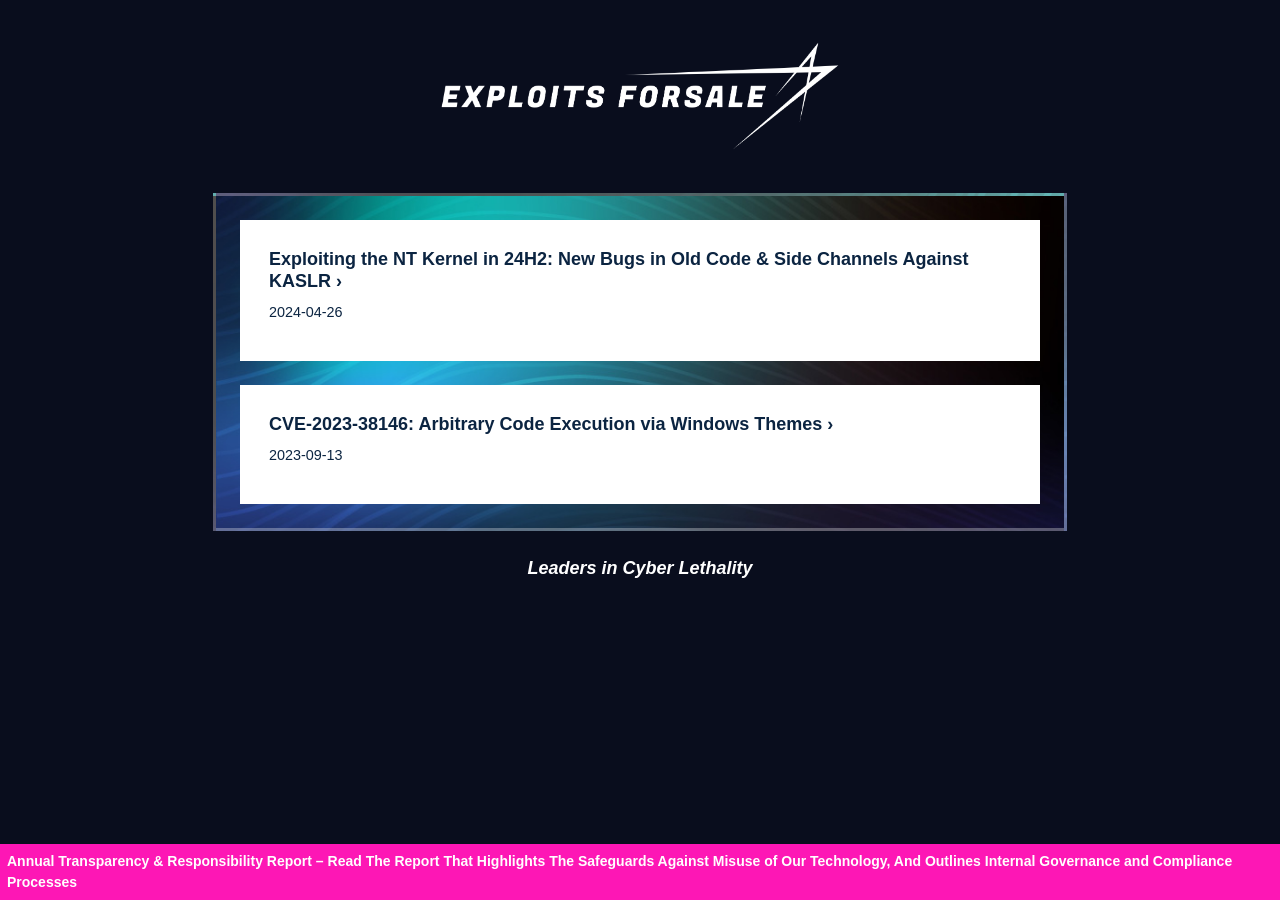
<file: index.html>
<!doctype html>
<html lang="en">
    <head>
        <meta charset="utf-8" />
        <meta
            name="viewport"
            content="width=device-width, initial-scale=1.0, maximum-scale=1"
        />
        <link rel="stylesheet" href="/main.css" />
        <title> exploits.forsale </title>
    </head>

    <body class="alt bg">
        

<header>
    <nav><img src="/logo.svg" class="logo"/></nav>
</header>

<section class="links">
     
    <a href="&#x2F;24h2-nt-exploit&#x2F;">
        <div>
            <h3>Exploiting the NT Kernel in 24H2: New Bugs in Old Code &amp; Side Channels Against KASLR ›<h3>
            <date>2024-04-26</date>
        </div>
    </a>
    
    <a href="&#x2F;themebleed&#x2F;">
        <div>
            <h3>CVE-2023-38146: Arbitrary Code Execution via Windows Themes ›<h3>
            <date>2023-09-13</date>
        </div>
    </a>
    
</section>

<br>
<h3 style="width: 100%; text-align: center; color: white;"><em>Leaders in Cyber Lethality</em></h3>
<br>

<a class="alert" href="/responsibility">
    <footer>
        Annual Transparency & Responsibility Report – Read The Report That Highlights The Safeguards Against Misuse of Our Technology, And Outlines Internal Governance and Compliance Processes
    </footer>
</a>

<br><br><br><br><br><br><br>

    </body>
</html>
</file>
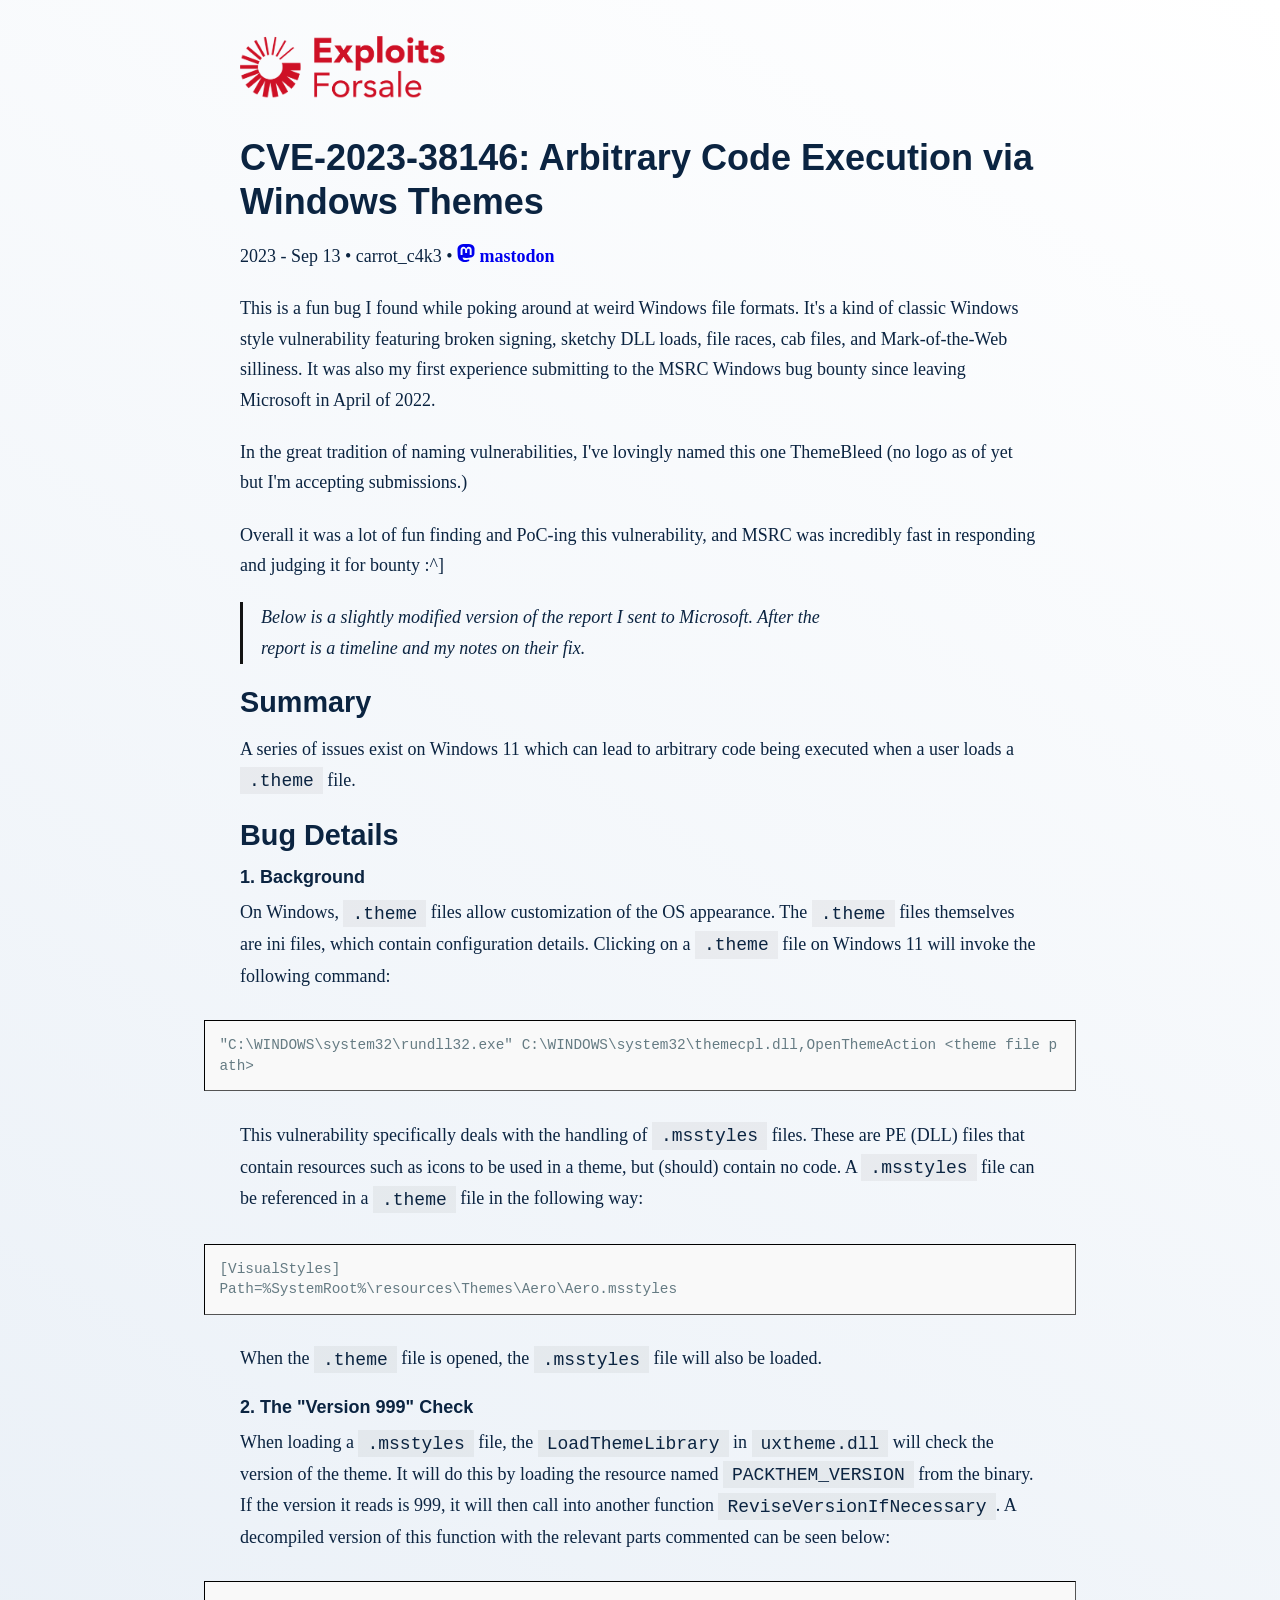
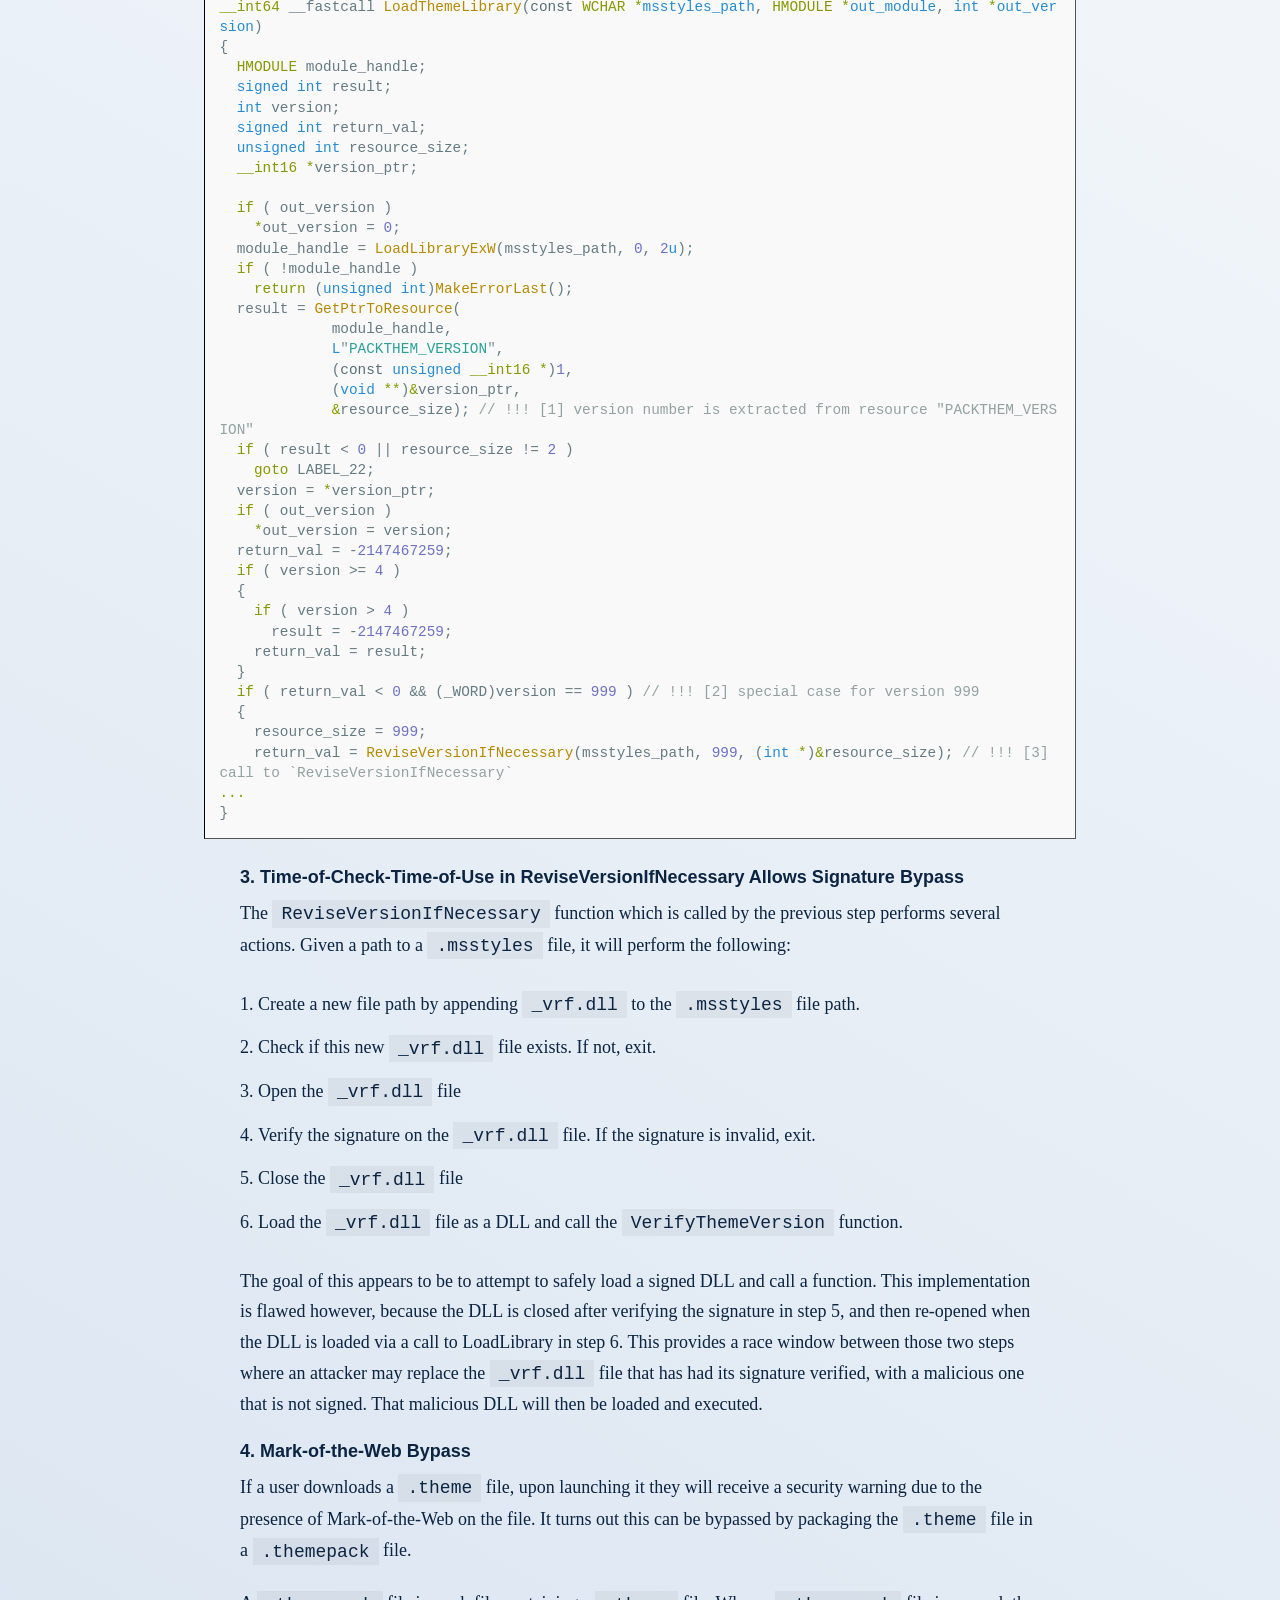
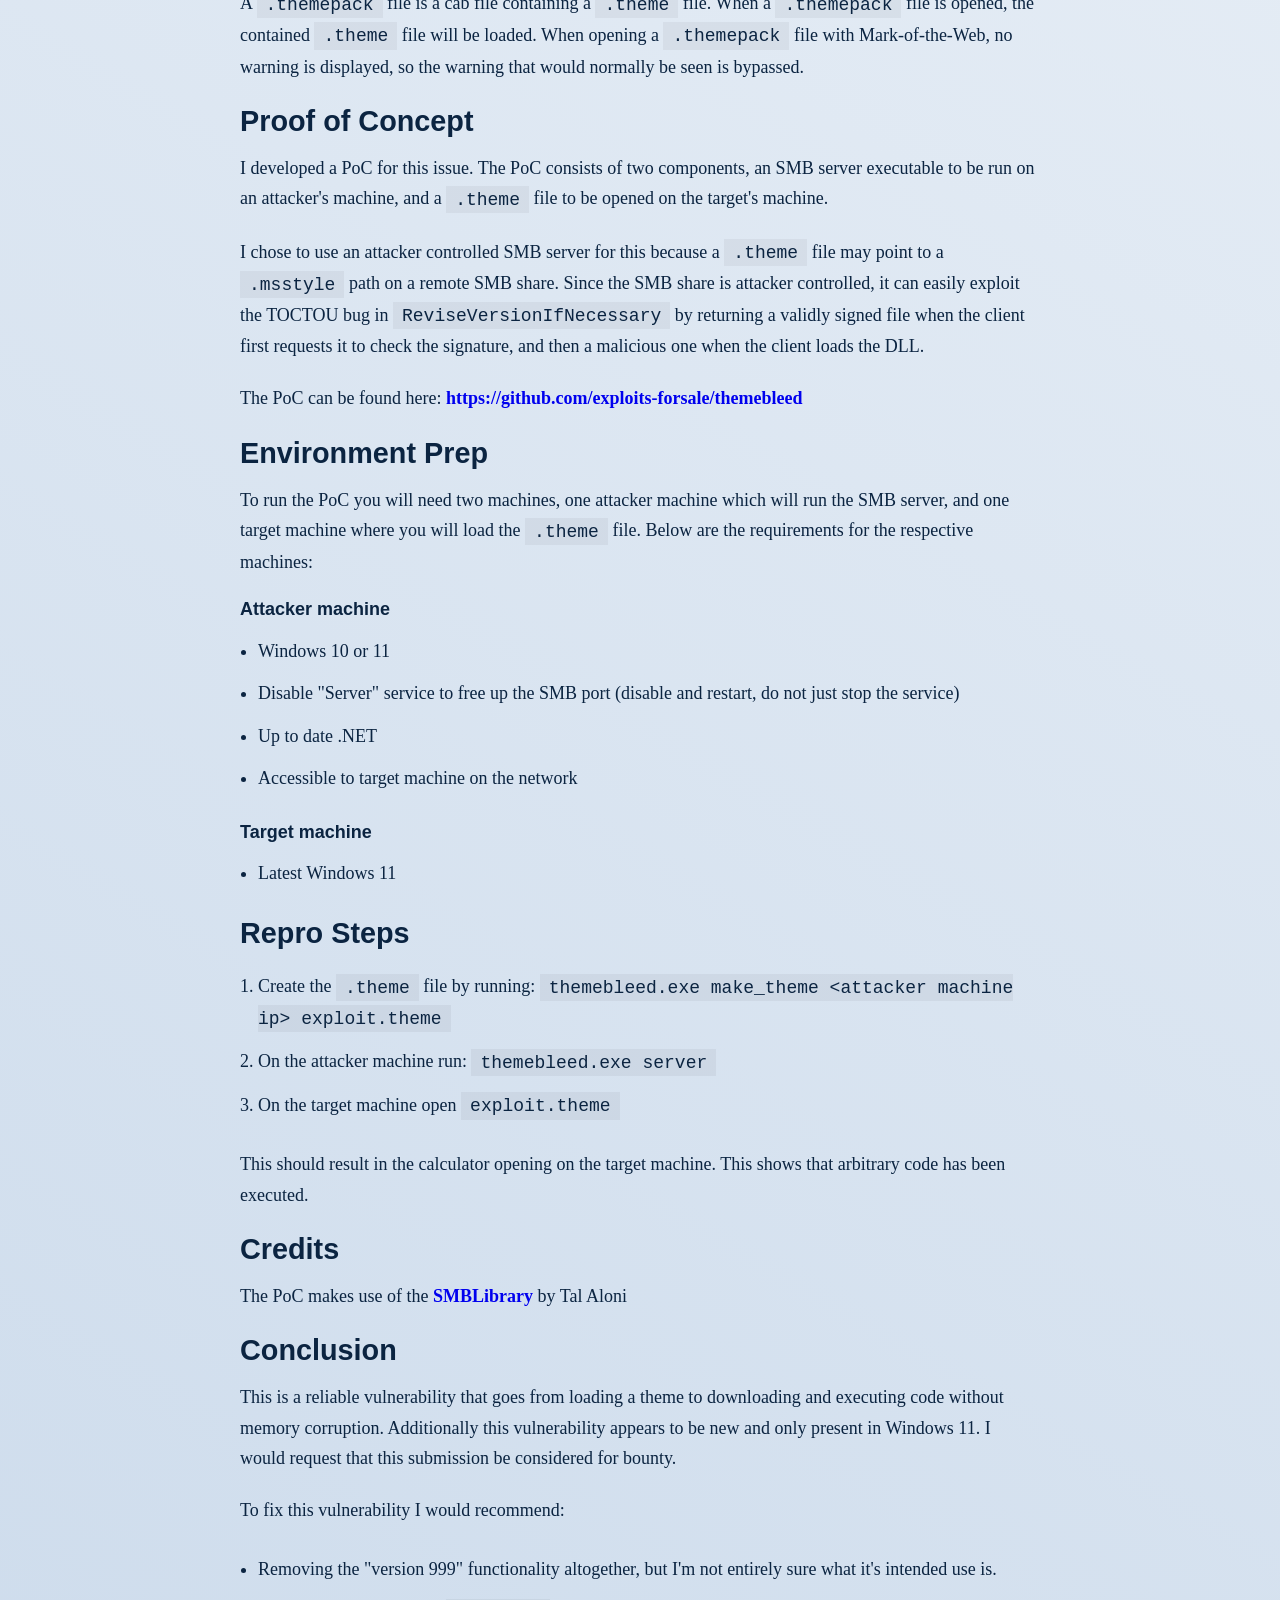
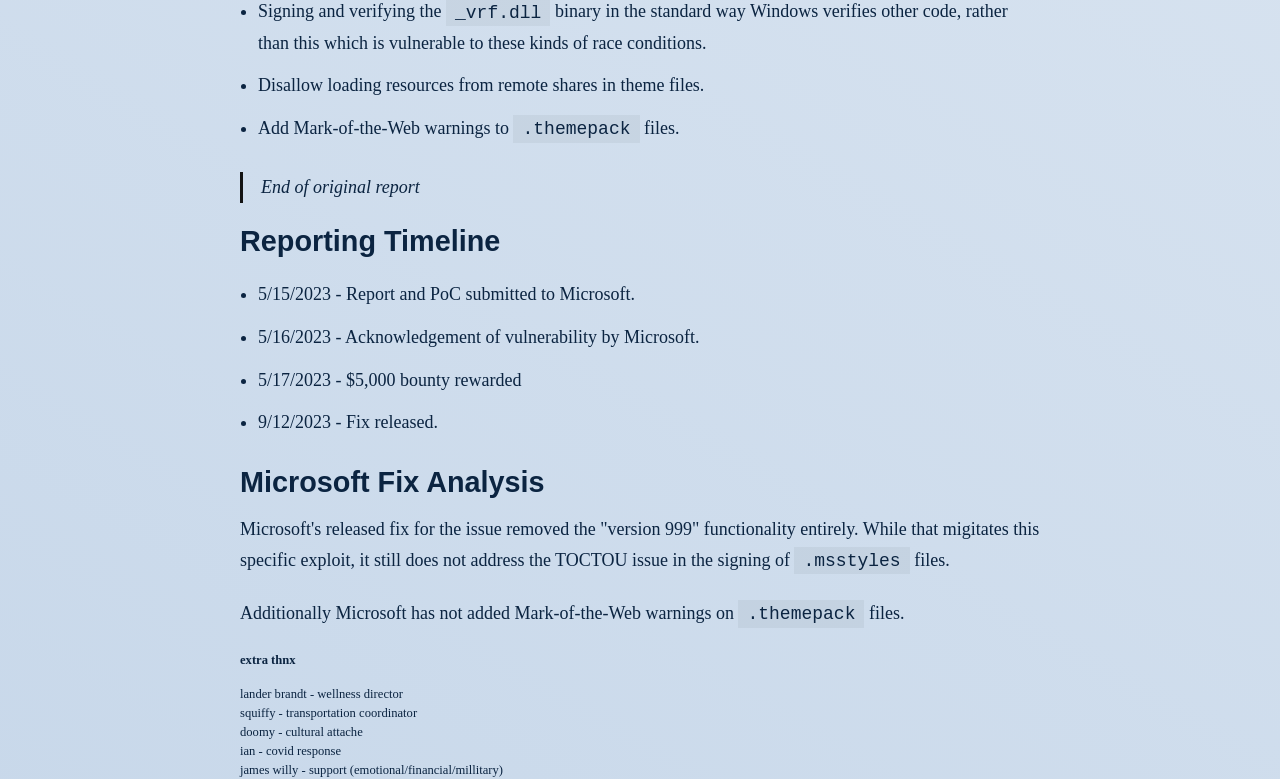
<file: themebleed/index.html>
<!doctype html>
<html lang="en">
    <head>
        <meta charset="utf-8" />
        <meta
            name="viewport"
            content="width=device-width, initial-scale=1.0, maximum-scale=1"
        />
        <link rel="stylesheet" href="/main.css" />
        <title>
CVE-2023-38146: Arbitrary Code Execution via Windows Themes
</title>
    </head>

    <body class="">
        
<nav><a href="/"><img src="/rt.svg" class="logo"/></a></nav>
<br/>
<article>
    <h1>CVE-2023-38146: Arbitrary Code Execution via Windows Themes</h1>
    <p>2023 - Sep 13 • carrot_c4k3 •
        <a alt="mastodon" rel="me" href="https://mastodon.social/@carrot_c4k3" target="_blank">
            <span class="icon">
                <svg role=" img" width="1em" fill="currentColor" stroke="none" viewBox="0 0 24 24"
                    xmlns="http://www.w3.org/2000/svg">
                    <title>Mastodon</title>
                    <path
                        d="M23.268 5.313c-.35-2.578-2.617-4.61-5.304-5.004C17.51.242 15.792 0 11.813 0h-.03c-3.98 0-4.835.242-5.288.309C3.882.692 1.496 2.518.917 5.127.64 6.412.61 7.837.661 9.143c.074 1.874.088 3.745.26 5.611.118 1.24.325 2.47.62 3.68.55 2.237 2.777 4.098 4.96 4.857 2.336.792 4.849.923 7.256.38.265-.061.527-.132.786-.213.585-.184 1.27-.39 1.774-.753a.057.057 0 0 0 .023-.043v-1.809a.052.052 0 0 0-.02-.041.053.053 0 0 0-.046-.01 20.282 20.282 0 0 1-4.709.545c-2.73 0-3.463-1.284-3.674-1.818a5.593 5.593 0 0 1-.319-1.433.053.053 0 0 1 .066-.054c1.517.363 3.072.546 4.632.546.376 0 .75 0 1.125-.01 1.57-.044 3.224-.124 4.768-.422.038-.008.077-.015.11-.024 2.435-.464 4.753-1.92 4.989-5.604.008-.145.03-1.52.03-1.67.002-.512.167-3.63-.024-5.545zm-3.748 9.195h-2.561V8.29c0-1.309-.55-1.976-1.67-1.976-1.23 0-1.846.79-1.846 2.35v3.403h-2.546V8.663c0-1.56-.617-2.35-1.848-2.35-1.112 0-1.668.668-1.67 1.977v6.218H4.822V8.102c0-1.31.337-2.35 1.011-3.12.696-.77 1.608-1.164 2.74-1.164 1.311 0 2.302.5 2.962 1.498l.638 1.06.638-1.06c.66-.999 1.65-1.498 2.96-1.498 1.13 0 2.043.395 2.74 1.164.675.77 1.012 1.81 1.012 3.12z">
                    </path>
                </svg>
            </span>
            mastodon
        </a>
    </p>
    </div>
    <p>This is a fun bug I found while poking around at weird Windows file formats. It's a kind of classic Windows style vulnerability featuring broken signing, sketchy DLL loads, file races, cab files, and Mark-of-the-Web silliness. It was also my first experience submitting to the MSRC Windows bug bounty since leaving Microsoft in April of 2022.</p>
<p>In the great tradition of naming vulnerabilities, I've lovingly named this one ThemeBleed (no logo as of yet but I'm accepting submissions.)</p>
<p>Overall it was a lot of fun finding and PoC-ing this vulnerability, and MSRC was incredibly fast in responding and judging it for bounty :^]</p>
<blockquote>
<p>Below is a slightly modified version of the report I sent to Microsoft. After the report is a timeline and my notes on their fix.</p>
</blockquote>
<h2 id="summary">Summary</h2>
<p>A series of issues exist on Windows 11 which can lead to arbitrary code being executed when a user loads a <code>.theme</code> file.</p>
<h2 id="bug-details">Bug Details</h2>
<h3 id="1-background">1. Background</h3>
<p>On Windows, <code>.theme</code> files allow customization of the OS appearance. The <code>.theme</code> files themselves are ini files, which contain configuration details. Clicking on a <code>.theme</code> file on Windows 11 will invoke the following command:</p>
<pre style="background-color:#fdf6e3;color:#657b83;"><code><span>&quot;C:\WINDOWS\system32\rundll32.exe&quot; C:\WINDOWS\system32\themecpl.dll,OpenThemeAction &lt;theme file path&gt;
</span></code></pre>
<p>This vulnerability specifically deals with the handling of <code>.msstyles</code> files. These are PE (DLL) files that contain resources such as icons to be used in a theme, but (should) contain no code. A <code>.msstyles</code> file can be referenced in a <code>.theme</code> file in the following way:</p>
<pre style="background-color:#fdf6e3;color:#657b83;"><code><span>[VisualStyles]
</span><span>Path=%SystemRoot%\resources\Themes\Aero\Aero.msstyles
</span></code></pre>
<p>When the <code>.theme</code> file is opened, the <code>.msstyles</code> file will also be loaded.</p>
<h3 id="2-the-version-999-check">2. The &quot;Version 999&quot; Check</h3>
<p>When loading a <code>.msstyles</code> file, the <code>LoadThemeLibrary</code> in <code>uxtheme.dll</code> will check the version of the theme. It will do this by loading the resource named <code>PACKTHEM_VERSION</code> from the binary. If the version it reads is 999, it will then call into another function <code>ReviseVersionIfNecessary</code>. A decompiled version of this function with the relevant parts commented can be seen below:</p>
<pre data-lang="c" style="background-color:#fdf6e3;color:#657b83;" class="language-c "><code class="language-c" data-lang="c"><span style="color:#859900;">__int64</span><span> __fastcall </span><span style="color:#b58900;">LoadThemeLibrary</span><span>(</span><span style="color:#586e75;">const </span><span style="color:#859900;">WCHAR *</span><span style="color:#268bd2;">msstyles_path</span><span>, </span><span style="color:#859900;">HMODULE *</span><span style="color:#268bd2;">out_module</span><span>, </span><span style="color:#268bd2;">int </span><span style="color:#859900;">*</span><span style="color:#268bd2;">out_version</span><span>)
</span><span>{
</span><span>  </span><span style="color:#859900;">HMODULE</span><span> module_handle;
</span><span>  </span><span style="color:#268bd2;">signed int</span><span> result;
</span><span>  </span><span style="color:#268bd2;">int</span><span> version;
</span><span>  </span><span style="color:#268bd2;">signed int</span><span> return_val;
</span><span>  </span><span style="color:#268bd2;">unsigned int</span><span> resource_size;
</span><span>  </span><span style="color:#859900;">__int16 *</span><span>version_ptr;
</span><span>
</span><span>  </span><span style="color:#859900;">if </span><span>( out_version )
</span><span>    </span><span style="color:#859900;">*</span><span>out_version = </span><span style="color:#6c71c4;">0</span><span>;
</span><span>  module_handle = </span><span style="color:#b58900;">LoadLibraryExW</span><span>(msstyles_path, </span><span style="color:#6c71c4;">0</span><span>, </span><span style="color:#6c71c4;">2</span><span style="color:#268bd2;">u</span><span>);
</span><span>  </span><span style="color:#859900;">if </span><span>( !module_handle )
</span><span>    </span><span style="color:#859900;">return </span><span>(</span><span style="color:#268bd2;">unsigned int</span><span>)</span><span style="color:#b58900;">MakeErrorLast</span><span>();
</span><span>  result = </span><span style="color:#b58900;">GetPtrToResource</span><span>(
</span><span>             module_handle,
</span><span>             </span><span style="color:#268bd2;">L</span><span style="color:#839496;">&quot;</span><span style="color:#2aa198;">PACKTHEM_VERSION</span><span style="color:#839496;">&quot;</span><span>,
</span><span>             (</span><span style="color:#586e75;">const </span><span style="color:#268bd2;">unsigned </span><span style="color:#859900;">__int16 *</span><span>)</span><span style="color:#6c71c4;">1</span><span>,
</span><span>             (</span><span style="color:#268bd2;">void </span><span style="color:#859900;">**</span><span>)</span><span style="color:#859900;">&amp;</span><span>version_ptr,
</span><span>             </span><span style="color:#859900;">&amp;</span><span>resource_size); </span><span style="color:#93a1a1;">// !!! [1] version number is extracted from resource &quot;PACKTHEM_VERSION&quot;
</span><span>  </span><span style="color:#859900;">if </span><span>( result &lt; </span><span style="color:#6c71c4;">0 </span><span>|| resource_size != </span><span style="color:#6c71c4;">2 </span><span>)
</span><span>    </span><span style="color:#859900;">goto</span><span> LABEL_22;
</span><span>  version = </span><span style="color:#859900;">*</span><span>version_ptr;
</span><span>  </span><span style="color:#859900;">if </span><span>( out_version )
</span><span>    </span><span style="color:#859900;">*</span><span>out_version = version;
</span><span>  return_val = -</span><span style="color:#6c71c4;">2147467259</span><span>;
</span><span>  </span><span style="color:#859900;">if </span><span>( version &gt;= </span><span style="color:#6c71c4;">4 </span><span>)
</span><span>  {
</span><span>    </span><span style="color:#859900;">if </span><span>( version &gt; </span><span style="color:#6c71c4;">4 </span><span>)
</span><span>      result = -</span><span style="color:#6c71c4;">2147467259</span><span>;
</span><span>    return_val = result;
</span><span>  }
</span><span>  </span><span style="color:#859900;">if </span><span>( return_val &lt; </span><span style="color:#6c71c4;">0 </span><span>&amp;&amp; (_WORD)version == </span><span style="color:#6c71c4;">999 </span><span>) </span><span style="color:#93a1a1;">// !!! [2] special case for version 999
</span><span>  {
</span><span>    resource_size = </span><span style="color:#6c71c4;">999</span><span>;
</span><span>    return_val = </span><span style="color:#b58900;">ReviseVersionIfNecessary</span><span>(msstyles_path, </span><span style="color:#6c71c4;">999</span><span>, (</span><span style="color:#268bd2;">int </span><span style="color:#859900;">*</span><span>)</span><span style="color:#859900;">&amp;</span><span>resource_size); </span><span style="color:#93a1a1;">// !!! [3] call to `ReviseVersionIfNecessary`
</span><span style="color:#859900;">...
</span><span>}
</span></code></pre>
<h3 id="3-time-of-check-time-of-use-in-reviseversionifnecessary-allows-signature-bypass">3. Time-of-Check-Time-of-Use in ReviseVersionIfNecessary Allows Signature Bypass</h3>
<p>The <code>ReviseVersionIfNecessary</code> function which is called by the previous step performs several actions. Given a path to a <code>.msstyles</code> file, it will perform the following:</p>
<ol>
<li>Create a new file path by appending <code>_vrf.dll</code> to the <code>.msstyles</code> file path.</li>
<li>Check if this new <code>_vrf.dll</code> file exists. If not, exit.</li>
<li>Open the <code>_vrf.dll</code> file</li>
<li>Verify the signature on the <code>_vrf.dll</code> file. If the signature is invalid, exit.</li>
<li>Close the <code>_vrf.dll</code> file</li>
<li>Load the <code>_vrf.dll</code> file as a DLL and call the <code>VerifyThemeVersion</code> function.</li>
</ol>
<p>The goal of this appears to be to attempt to safely load a signed DLL and call a function. This implementation is flawed however, because the DLL is closed after verifying the signature in step 5, and then re-opened when the DLL is loaded via a call to LoadLibrary in step 6. This provides a race window between those two steps where an attacker may replace the <code>_vrf.dll</code> file that has had its signature verified, with a malicious one that is not signed. That malicious DLL will then be loaded and executed.</p>
<h3 id="4-mark-of-the-web-bypass">4. Mark-of-the-Web Bypass</h3>
<p>If a user downloads a <code>.theme</code> file, upon launching it they will receive a security warning due to the presence of Mark-of-the-Web on the file. It turns out this can be bypassed by packaging the <code>.theme</code> file in a <code>.themepack</code> file.</p>
<p>A <code>.themepack</code> file is a cab file containing a <code>.theme</code> file. When a <code>.themepack</code> file is opened, the contained <code>.theme</code> file will be loaded. When opening a <code>.themepack</code> file with Mark-of-the-Web, no warning is displayed, so the warning that would normally be seen is bypassed.</p>
<h2 id="proof-of-concept">Proof of Concept</h2>
<p>I developed a PoC for this issue. The PoC consists of two components, an SMB server executable to be run on an attacker's machine, and a <code>.theme</code> file to be opened on the target's machine.</p>
<p>I chose to use an attacker controlled SMB server for this because a <code>.theme</code> file may point to a <code>.msstyle</code> path on a remote SMB share. Since the SMB share is attacker controlled, it can easily exploit the TOCTOU bug in <code>ReviseVersionIfNecessary</code> by returning a validly signed file when the client first requests it to check the signature, and then a malicious one when the client loads the DLL.</p>
<p>The PoC can be found here: <a href="https://github.com/exploits-forsale/themebleed">https://github.com/exploits-forsale/themebleed</a></p>
<h2 id="environment-prep">Environment Prep</h2>
<p>To run the PoC you will need two machines, one attacker machine which will run the SMB server, and one target machine where you will load the <code>.theme</code> file. Below are the requirements for the respective machines:</p>
<h3 id="attacker-machine">Attacker machine</h3>
<ul>
<li>Windows 10 or 11</li>
<li>Disable &quot;Server&quot; service to free up the SMB port (disable and restart, do not just stop the service)</li>
<li>Up to date .NET</li>
<li>Accessible to target machine on the network</li>
</ul>
<h3 id="target-machine">Target machine</h3>
<ul>
<li>Latest Windows 11</li>
</ul>
<h2 id="repro-steps">Repro Steps</h2>
<ol>
<li>Create the <code>.theme</code> file by running: <code>themebleed.exe make_theme &lt;attacker machine ip&gt; exploit.theme</code></li>
<li>On the attacker machine run: <code>themebleed.exe server</code></li>
<li>On the target machine open <code>exploit.theme</code></li>
</ol>
<p>This should result in the calculator opening on the target machine. This shows that arbitrary code has been executed.</p>
<h2 id="credits">Credits</h2>
<p>The PoC makes use of the <a href="https://github.com/TalAloni/SMBLibrary">SMBLibrary</a> by Tal Aloni</p>
<h2 id="conclusion">Conclusion</h2>
<p>This is a reliable vulnerability that goes from loading a theme to downloading and executing code without memory corruption. Additionally this vulnerability appears to be new and only present in Windows 11. I would request that this submission be considered for bounty.</p>
<p>To fix this vulnerability I would recommend:</p>
<ul>
<li>Removing the &quot;version 999&quot; functionality altogether, but I'm not entirely sure what it's intended use is.</li>
<li>Signing and verifying the <code>_vrf.dll</code> binary in the standard way Windows verifies other code, rather than this which is vulnerable to these kinds of race conditions.</li>
<li>Disallow loading resources from remote shares in theme files.</li>
<li>Add Mark-of-the-Web warnings to <code>.themepack</code> files.</li>
</ul>
<blockquote>
<p>End of original report</p>
</blockquote>
<h2 id="reporting-timeline">Reporting Timeline</h2>
<ul>
<li>5/15/2023 - Report and PoC submitted to Microsoft.</li>
<li>5/16/2023 - Acknowledgement of vulnerability by Microsoft.</li>
<li>5/17/2023 - $5,000 bounty rewarded</li>
<li>9/12/2023 - Fix released.</li>
</ul>
<h2 id="microsoft-fix-analysis">Microsoft Fix Analysis</h2>
<p>Microsoft's released fix for the issue removed the &quot;version 999&quot; functionality entirely. While that migitates this specific exploit, it still does not address the TOCTOU issue in the signing of <code>.msstyles</code> files.</p>
<p>Additionally Microsoft has not added Mark-of-the-Web warnings on <code>.themepack</code> files.</p>
<small>
<p><strong>extra thnx</strong></p>
<p>lander brandt - wellness director</br>
squiffy - transportation coordinator</br>
doomy - cultural attache</br>
ian - covid response</br>
james willy - support (emotional/financial/millitary)</p>

</article>

    </body>
</html>
</file>
<file: main.css>
html,body,div,span,applet,object,iframe,h1,h2,h3,h4,h5,h6,p,blockquote,pre,a,abbr,acronym,address,big,cite,code,del,dfn,em,img,ins,kbd,q,s,samp,small,strike,strong,sub,sup,tt,var,b,u,i,center,dl,dt,dd,ol,ul,li,fieldset,form,label,legend,table,caption,tbody,tfoot,thead,tr,th,td,article,aside,canvas,details,embed,figure,figcaption,footer,header,hgroup,menu,nav,output,ruby,section,summary,time,mark,audio,video{margin:0;padding:0;border:0;font-size:100%;font:inherit;vertical-align:baseline}article,aside,details,figcaption,figure,footer,header,hgroup,menu,nav,section{display:block}body{line-height:1}blockquote,q{quotes:none}blockquote:before,blockquote:after,q:before,q:after{content:"";content:none}table{border-collapse:collapse;border-spacing:0}.alt{margin:0;background:#090d1d}.alt .logo{width:100%;max-width:24em;margin:24px auto;display:block}.alt h1{color:#fff;font-size:3em}.alt .links{margin:0 auto;max-width:800px;background-image:url("/bg.jpg");background-size:cover;padding:24px;display:flex;gap:24px;flex-direction:column;border:3px solid rgba(255,255,255,.3)}.alt .links>a{color:inherit;display:block;padding:1.5em;background:#fff;border:2px rgba(0,0,0,0) solid}.alt .links>a date{font-size:.8em;font-weight:normal}.alt .links>a:hover{color:blue;text-decoration:underline;background:#f7f7f7;border:2px blue solid}.alt hr{border:solid 3px #12dffa}nav{position:sticky;margin:0 auto;max-width:800px}nav .logo{width:12em;display:inline-block}body{background:linear-gradient(30deg, #c8d8ea 0%, #fff 100%);color:#0b2441;font-size:18px;font-family:"Times New Roman",Times,serif;line-height:1.5;overflow-wrap:break-word;margin-top:2em;margin-bottom:2em}article{max-width:800px;width:100%;margin:0 auto}article img{max-width:100%}@media (max-width: 900px){article{padding:0 1em;box-sizing:border-box}}h1,h2,h3,h4,h5,h6{font-weight:700;margin-bottom:.5em;line-height:1.2;font-family:Verdana,Geneva,Tahoma,sans-serif}h1{font-size:2em}h2{font-size:1.6em}h3{font-size:1em}p,ul,ol{font-weight:300;line-height:1.7;font-size:1em;margin-bottom:1.2em}ul,ol{padding-inline-start:1em}ul p,ol p{padding:0 0 !important}@media (max-width: 900px){ul,ol{list-style-position:inside}}li{padding:6px 0}em{font-style:italic}strong{font-weight:bold}blockquote{font-style:italic;border-left:3px solid #131313;max-width:600px}blockquote blockquote{margin-left:1em}blockquote p{margin-left:1em}a{font-weight:bold;text-decoration:none}pre,code{font-family:monospace;background:rgba(0,0,0,.0470588235);padding:.2em .5em}pre{box-sizing:border-box;padding:1em;display:block;margin:2em 0;font-size:.8em;line-height:1.4;white-space:pre-wrap;word-break:break-all;word-wrap:break-word;position:relative;width:872px;left:-36px;border:1px #000 inset;background-color:#f9f9f9 !important}@media (max-width: 900px){pre{width:100%;left:0}}pre code{padding:0;font-size:100%;color:inherit;background-color:rgba(0,0,0,0)}small{font-size:.7em;margin:.2 0}small>p{line-height:1.5}.meta{box-sizing:border-box;border:#131313 2px dotted;padding:1em;display:inline-block}.meta>p{margin-bottom:1em}.icon{line-height:0;margin:0;padding:0}.alert{background:#fd17b5;display:block;color:#fff;position:fixed;bottom:0;box-sizing:border-box;font-family:"Arial",Times,sans-serif;padding:.5em;width:100%;font-size:14px}
</file>
